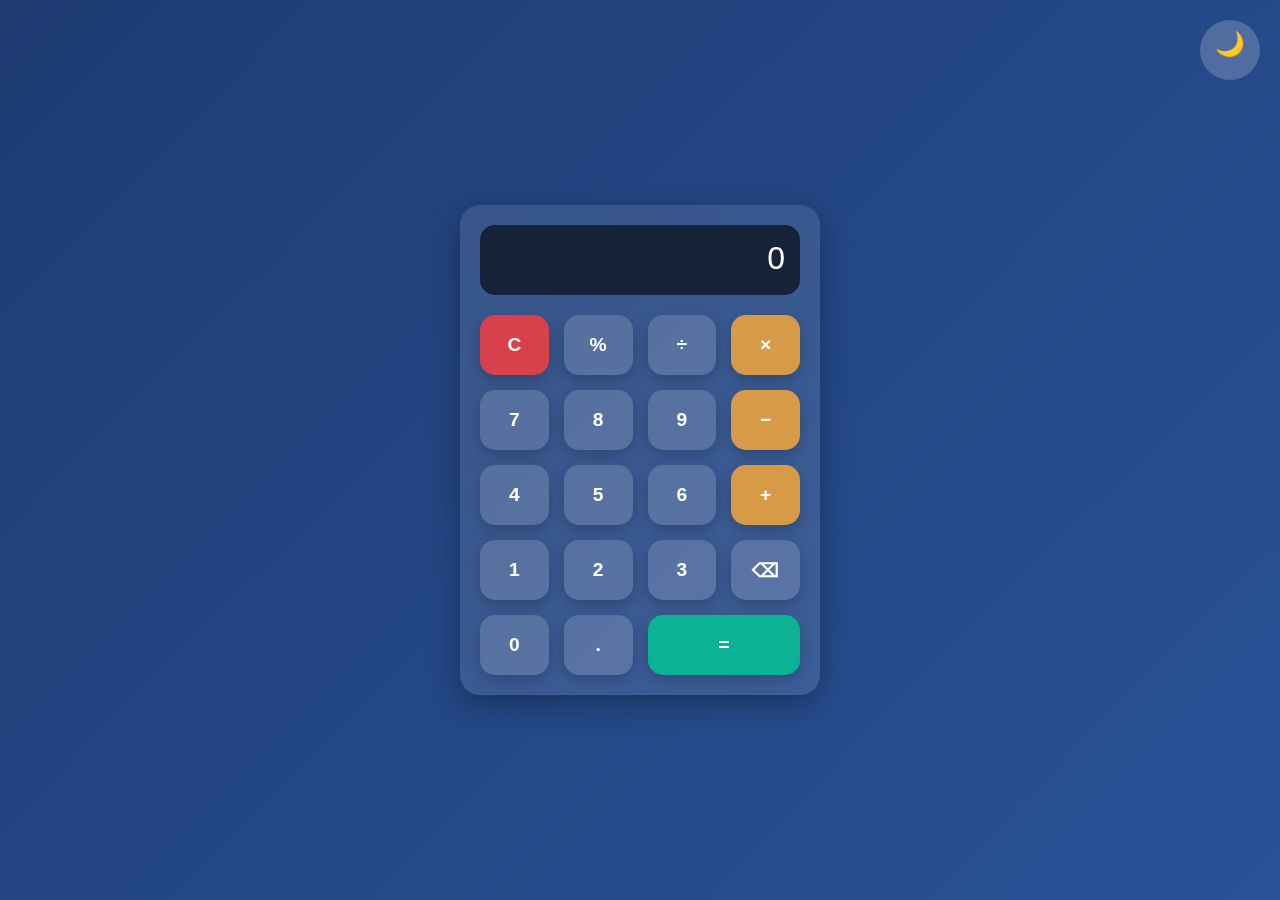
<file: calculator-project/index.html>
<!DOCTYPE html>
<html lang="en">
<head>
  <meta charset="UTF-8" />
  <meta name="viewport" content="width=device-width, initial-scale=1.0" />
  <title>Calculator</title>
  <link rel="stylesheet" href="style.css" />
</head>
<body>
  <div class="theme-toggle" onclick="toggleTheme()">🌙</div>
  <h1 class="title">Calculator</h1>
  <div class="calculator">
    <div id="display" class="display">0</div>
    <div class="buttons">
      <button class="clear" onclick="clearDisplay()">C</button>
      <button onclick="appendValue('%')">%</button>
      <button onclick="appendValue('/')">÷</button>
      <button class="operator" onclick="appendValue('*')">×</button>

      <button onclick="appendValue('7')">7</button>
      <button onclick="appendValue('8')">8</button>
      <button onclick="appendValue('9')">9</button>
      <button class="operator" onclick="appendValue('-')">−</button>

      <button onclick="appendValue('4')">4</button>
      <button onclick="appendValue('5')">5</button>
      <button onclick="appendValue('6')">6</button>
      <button class="operator" onclick="appendValue('+')">+</button>

      <button onclick="appendValue('1')">1</button>
      <button onclick="appendValue('2')">2</button>
      <button onclick="appendValue('3')">3</button>
      <button onclick="deleteLast()">⌫</button>

      <button onclick="appendValue('0')">0</button>
      <button onclick="appendValue('.')">.</button>
      <button class="equals" onclick="calculateResult()">=</button>
    </div>
  </div>

  <script src="script.js"></script>
</body>
</html>
</file>
<file: calculator-project/style.css>
body {
  margin: 0;
  height: 100vh;
  display: flex;
  align-items: center;
  justify-content: center;
  background: linear-gradient(135deg, #1e3c72, #2a5298);
  font-family: "Poppins", sans-serif;
  transition: background 0.5s ease;
}

.title {
  position: absolute;
  top: 20px;
  left: 50%;
  transform: translateX(-50%);
  font-size: 2rem;
  font-weight: 700;
  color: #fff;
  letter-spacing: 2px;
  text-shadow: 0 2px 5px rgba(0,0,0,0.3);
  margin: 0;
  user-select: none;
  transition: color 0.3s ease, text-shadow 0.3s ease;

  opacity: 0;
  transform: translateX(-50%) translateY(-20px);
  animation: fadeSlideDown 1s ease forwards;
}

body.dark .title {
  color: #0f0;
  text-shadow: 0 0 8px rgb(72, 128, 72), 0 0 16px rgb(67, 160, 67), 0 0 24px rgb(11, 112, 11);
}

@keyframes fadeSlideDown {
  0% {
    opacity: 0;
    transform: translateX(-50%) translateY(-20px);
  }
  100% {
    opacity: 1;
    transform: translateX(-50%) translateY(0);
  }
}

.theme-toggle {
  height: 40px;
  position: absolute;
  top: 20px;
  right: 20px;
  font-size: 1.5rem;
  cursor: pointer;
  background: rgba(255, 255, 255, 0.2);
  padding: 10px 15px;
  border-radius: 50%;
  transition: transform 0.3s ease, background 0.3s ease;
  user-select: none;
}
.theme-toggle:hover {
  transform: scale(1.1);
}

.calculator {
  width: 320px;
  padding: 20px;
  border-radius: 20px;
  background: rgba(255, 255, 255, 0.1);
  backdrop-filter: blur(15px);
  box-shadow: 0 10px 30px rgba(0,0,0,0.3);
  transition: background 0.5s ease;
}

.display {
  width: 100%;
  height: 70px;
  margin-bottom: 20px;
  border-radius: 15px;
  background: rgba(0, 0, 0, 0.6);
  color: #fff;
  font-size: 2rem;
  text-align: right;
  padding: 15px;
  box-sizing: border-box;
  overflow: hidden;
  animation: popIn 0.3s ease;
}

@keyframes popIn {
  0% { transform: scale(0.8); opacity: 0; }
  100% { transform: scale(1); opacity: 1; }
}

.buttons {
  display: grid;
  grid-template-columns: repeat(4, 1fr);
  grid-gap: 15px;
}

button {
  height: 60px;
  border: none;
  border-radius: 15px;
  font-size: 1.2rem;
  font-weight: bold;
  cursor: pointer;
  color: #fff;
  background: rgba(255,255,255,0.15);
  box-shadow: 0 5px 15px rgba(0,0,0,0.2);
  transition: all 0.2s ease, background 0.3s ease;
}

button:active {
  transform: scale(0.9);
  background: rgba(255,255,255,0.3);
}

.operator {
  background: rgba(255, 170, 51, 0.8);
}
.operator:active {
  background: rgba(255, 170, 51, 1);
}

.equals {
  grid-column: span 2;
  background: rgba(0, 200, 150, 0.8);
}
.equals:active {
  background: rgba(0, 200, 150, 1);
}

.clear {
  background: rgba(255, 60, 60, 0.8);
}
.clear:active {
  background: rgba(255, 60, 60, 1);
}

body.dark {
  background: linear-gradient(135deg, #0f2027, #203a43, #2c5364);
}
body.dark .calculator {
  background: rgba(0, 0, 0, 0.4);
}
body.dark .display {
  background: rgba(255, 255, 255, 0.1);
  color: #0f0;
}
body.dark button {
  background: rgba(255,255,255,0.1);
  color: #eee;
}
body.dark .operator {
  background: rgba(255, 150, 50, 0.7);
}
body.dark .equals {
  background: rgba(0, 180, 130, 0.7);
}
body.dark .clear {
  background: rgba(255, 50, 50, 0.7);
}
</file>
